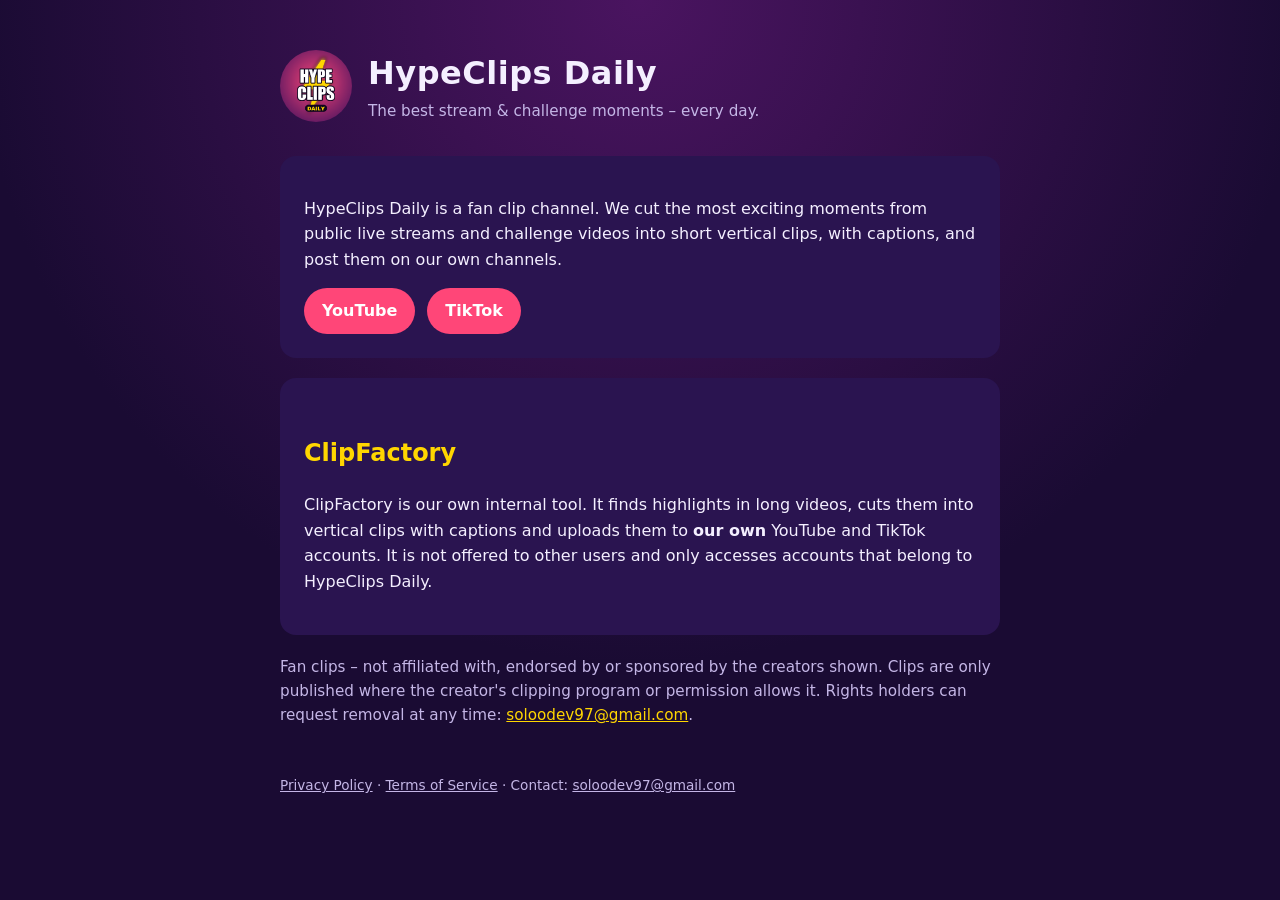
<file: index.html>
<!doctype html>
<html lang="en">
<head>
  <meta charset="utf-8">
  <meta name="viewport" content="width=device-width, initial-scale=1">
  <title>HypeClips Daily</title>
  <meta name="description" content="HypeClips Daily - the best stream and challenge moments, every day.">
  <link rel="icon" href="logo.png">
  <link rel="stylesheet" href="style.css">
</head>
<body>
<main>
  <header>
    <img src="logo.png" alt="HypeClips Daily logo">
    <div>
      <h1>HypeClips Daily</h1>
      <div class="muted">The best stream &amp; challenge moments – every day.</div>
    </div>
  </header>

  <div class="card">
    <p>HypeClips Daily is a fan clip channel. We cut the most exciting moments from public live streams and
      challenge videos into short vertical clips, with captions, and post them on our own channels.</p>
    <div class="links">
      <a href="https://www.youtube.com/@hypeclipsdailyhq">YouTube</a>
      <a href="https://www.tiktok.com/@hypeclipsdailyhq">TikTok</a>
    </div>
  </div>

  <div class="card">
    <h2>ClipFactory</h2>
    <p>ClipFactory is our own internal tool. It finds highlights in long videos, cuts them into vertical clips
      with captions and uploads them to <strong>our own</strong> YouTube and TikTok accounts. It is not offered to
      other users and only accesses accounts that belong to HypeClips Daily.</p>
  </div>

  <p class="muted">Fan clips – not affiliated with, endorsed by or sponsored by the creators shown. Clips are only
    published where the creator's clipping program or permission allows it. Rights holders can request removal at
    any time: <a href="mailto:soloodev97@gmail.com">soloodev97@gmail.com</a>.</p>

  <footer>
    <a href="privacy.html">Privacy Policy</a> · <a href="terms.html">Terms of Service</a> · Contact:
    <a href="mailto:soloodev97@gmail.com">soloodev97@gmail.com</a>
  </footer>
</main>
</body>
</html>
</file>
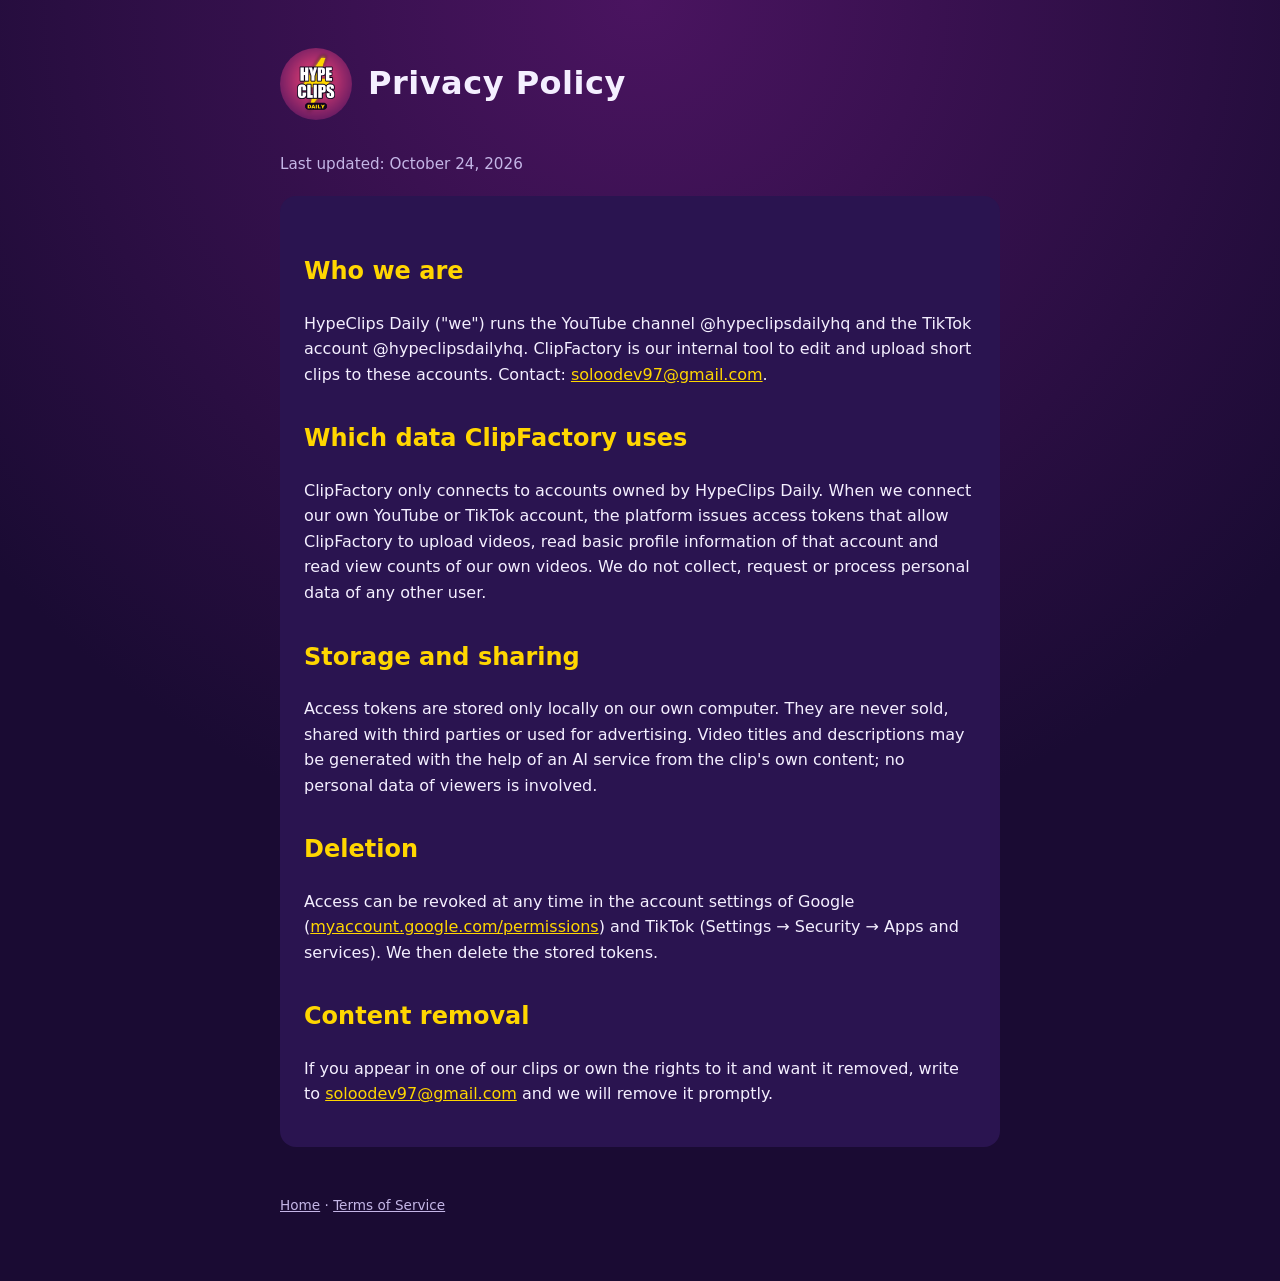
<file: privacy.html>
<!doctype html>
<html lang="en">
<head>
  <meta charset="utf-8">
  <meta name="viewport" content="width=device-width, initial-scale=1">
  <title>Privacy Policy – HypeClips Daily</title>
  <link rel="icon" href="logo.png">
  <link rel="stylesheet" href="style.css">
</head>
<body>
<main>
  <header>
    <img src="logo.png" alt="HypeClips Daily logo">
    <h1>Privacy Policy</h1>
  </header>
  <p class="muted">Last updated: October 24, 2026</p>

  <div class="card">
    <h2>Who we are</h2>
    <p>HypeClips Daily ("we") runs the YouTube channel @hypeclipsdailyhq and the TikTok account
      @hypeclipsdailyhq. ClipFactory is our internal tool to edit and upload short clips to these accounts.
      Contact: <a href="mailto:soloodev97@gmail.com">soloodev97@gmail.com</a>.</p>

    <h2>Which data ClipFactory uses</h2>
    <p>ClipFactory only connects to accounts owned by HypeClips Daily. When we connect our own YouTube or TikTok
      account, the platform issues access tokens that allow ClipFactory to upload videos, read basic profile
      information of that account and read view counts of our own videos. We do not collect, request or process
      personal data of any other user.</p>

    <h2>Storage and sharing</h2>
    <p>Access tokens are stored only locally on our own computer. They are never sold, shared with third parties or
      used for advertising. Video titles and descriptions may be generated with the help of an AI service from the
      clip's own content; no personal data of viewers is involved.</p>

    <h2>Deletion</h2>
    <p>Access can be revoked at any time in the account settings of Google
      (<a href="https://myaccount.google.com/permissions">myaccount.google.com/permissions</a>) and TikTok
      (Settings → Security → Apps and services). We then delete the stored tokens.</p>

    <h2>Content removal</h2>
    <p>If you appear in one of our clips or own the rights to it and want it removed, write to
      <a href="mailto:soloodev97@gmail.com">soloodev97@gmail.com</a> and we will remove it promptly.</p>
  </div>

  <footer><a href="index.html">Home</a> · <a href="terms.html">Terms of Service</a></footer>
</main>
</body>
</html>
</file>
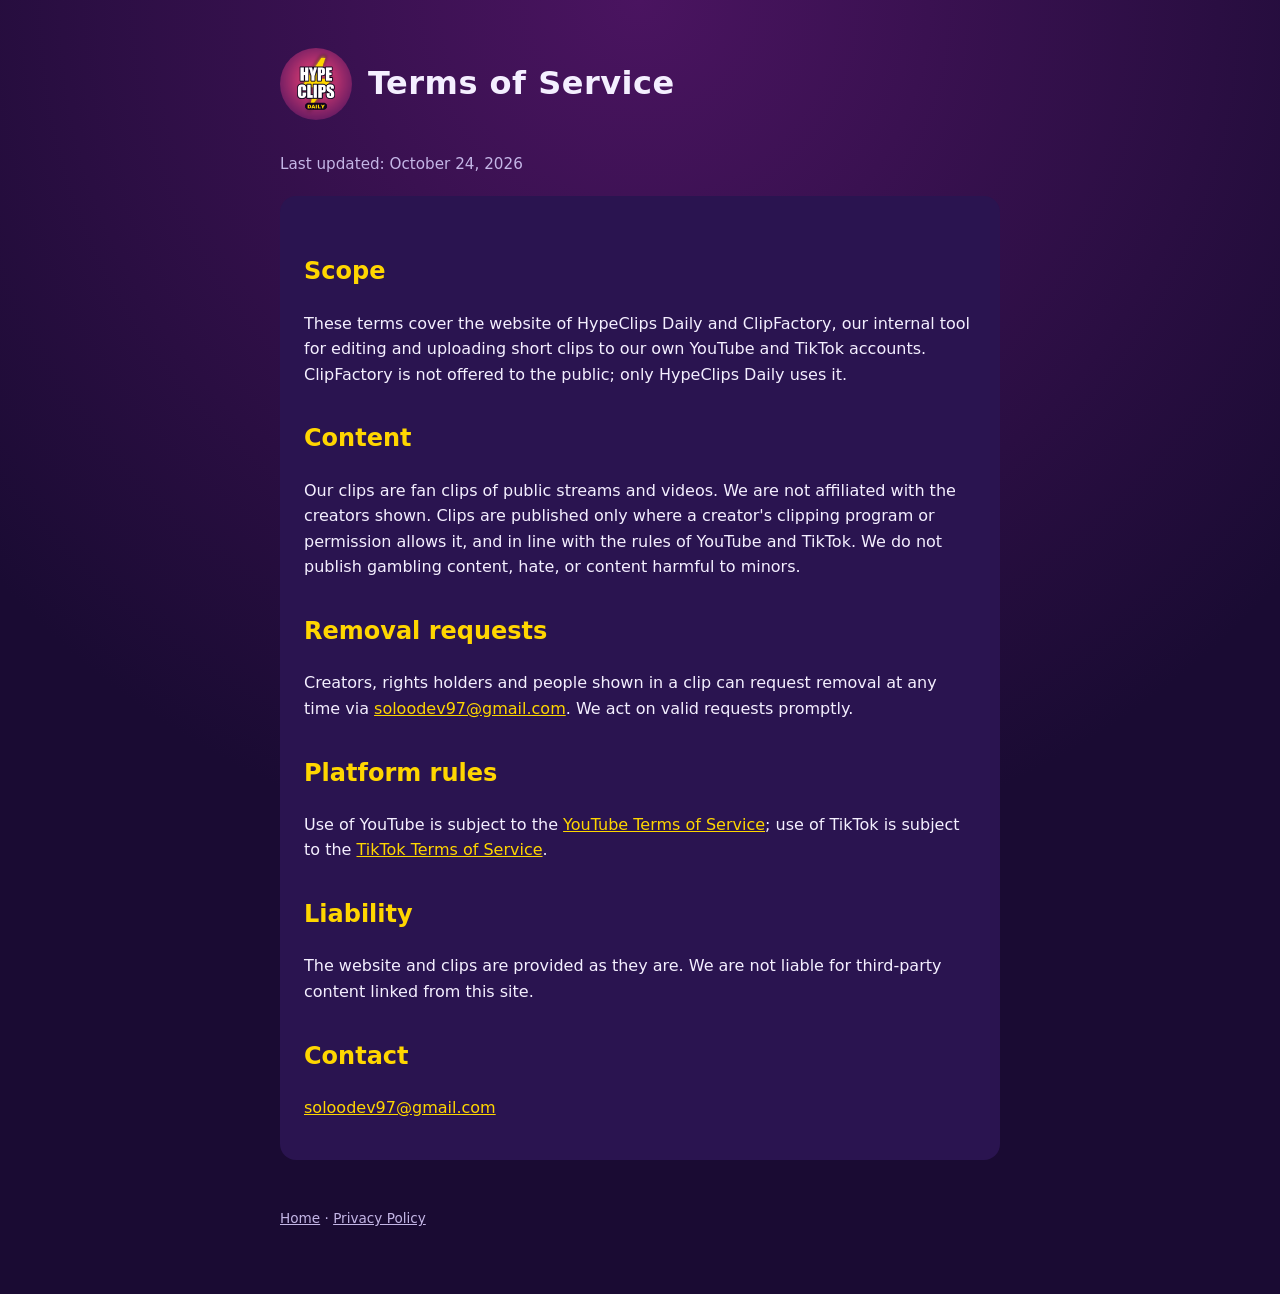
<file: terms.html>
<!doctype html>
<html lang="en">
<head>
  <meta charset="utf-8">
  <meta name="viewport" content="width=device-width, initial-scale=1">
  <title>Terms of Service – HypeClips Daily</title>
  <link rel="icon" href="logo.png">
  <link rel="stylesheet" href="style.css">
</head>
<body>
<main>
  <header>
    <img src="logo.png" alt="HypeClips Daily logo">
    <h1>Terms of Service</h1>
  </header>
  <p class="muted">Last updated: October 24, 2026</p>

  <div class="card">
    <h2>Scope</h2>
    <p>These terms cover the website of HypeClips Daily and ClipFactory, our internal tool for editing and uploading
      short clips to our own YouTube and TikTok accounts. ClipFactory is not offered to the public; only HypeClips
      Daily uses it.</p>

    <h2>Content</h2>
    <p>Our clips are fan clips of public streams and videos. We are not affiliated with the creators shown. Clips are
      published only where a creator's clipping program or permission allows it, and in line with the rules of
      YouTube and TikTok. We do not publish gambling content, hate, or content harmful to minors.</p>

    <h2>Removal requests</h2>
    <p>Creators, rights holders and people shown in a clip can request removal at any time via
      <a href="mailto:soloodev97@gmail.com">soloodev97@gmail.com</a>. We act on valid requests promptly.</p>

    <h2>Platform rules</h2>
    <p>Use of YouTube is subject to the <a href="https://www.youtube.com/t/terms">YouTube Terms of Service</a>; use of
      TikTok is subject to the <a href="https://www.tiktok.com/legal/terms-of-service">TikTok Terms of Service</a>.</p>

    <h2>Liability</h2>
    <p>The website and clips are provided as they are. We are not liable for third-party content linked from this site.</p>

    <h2>Contact</h2>
    <p><a href="mailto:soloodev97@gmail.com">soloodev97@gmail.com</a></p>
  </div>

  <footer><a href="index.html">Home</a> · <a href="privacy.html">Privacy Policy</a></footer>
</main>
</body>
</html>
</file>
<file: style.css>
:root {
  --bg: #1a0b33;
  --card: #2a1450;
  --text: #f4efff;
  --muted: #c4b6e6;
  --accent: #ffd600;
  --pink: #ff4678;
}
* { box-sizing: border-box; }
body {
  margin: 0;
  font-family: "Segoe UI", system-ui, -apple-system, sans-serif;
  background: radial-gradient(circle at 50% 0%, #4a1460 0%, var(--bg) 60%);
  color: var(--text);
  line-height: 1.6;
  min-height: 100vh;
}
main { max-width: 760px; margin: 0 auto; padding: 48px 20px 64px; }
header { display: flex; align-items: center; gap: 16px; margin-bottom: 32px; }
header img { width: 72px; height: 72px; border-radius: 50%; }
h1 { font-size: 2rem; margin: 0; letter-spacing: 0.5px; }
h2 { color: var(--accent); margin-top: 32px; }
a { color: var(--accent); }
.card { background: var(--card); border-radius: 16px; padding: 24px; margin: 20px 0; }
.links { display: flex; flex-wrap: wrap; gap: 12px; }
.links a {
  background: var(--pink); color: #fff; text-decoration: none; font-weight: 700;
  padding: 10px 18px; border-radius: 999px;
}
.muted { color: var(--muted); font-size: 0.95rem; }
footer { margin-top: 48px; color: var(--muted); font-size: 0.85rem; }
footer a { color: var(--muted); }
</file>
